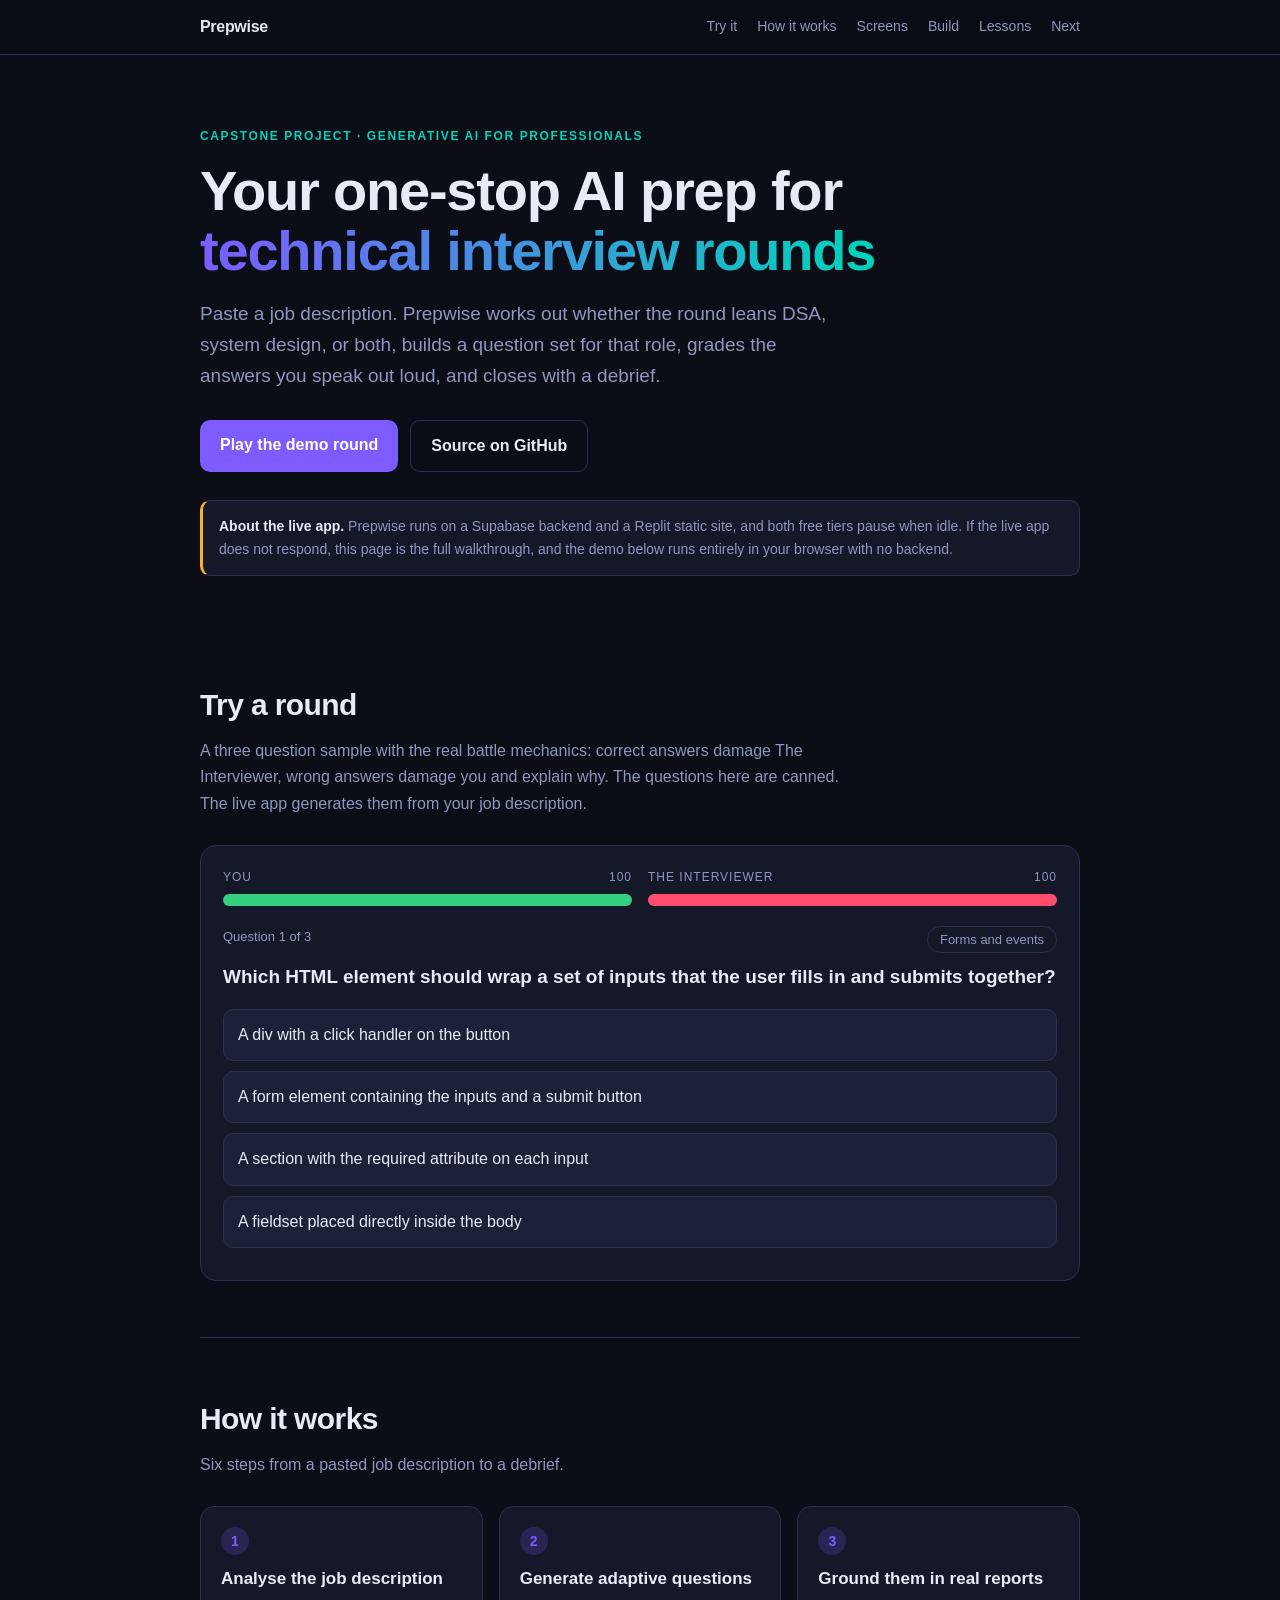
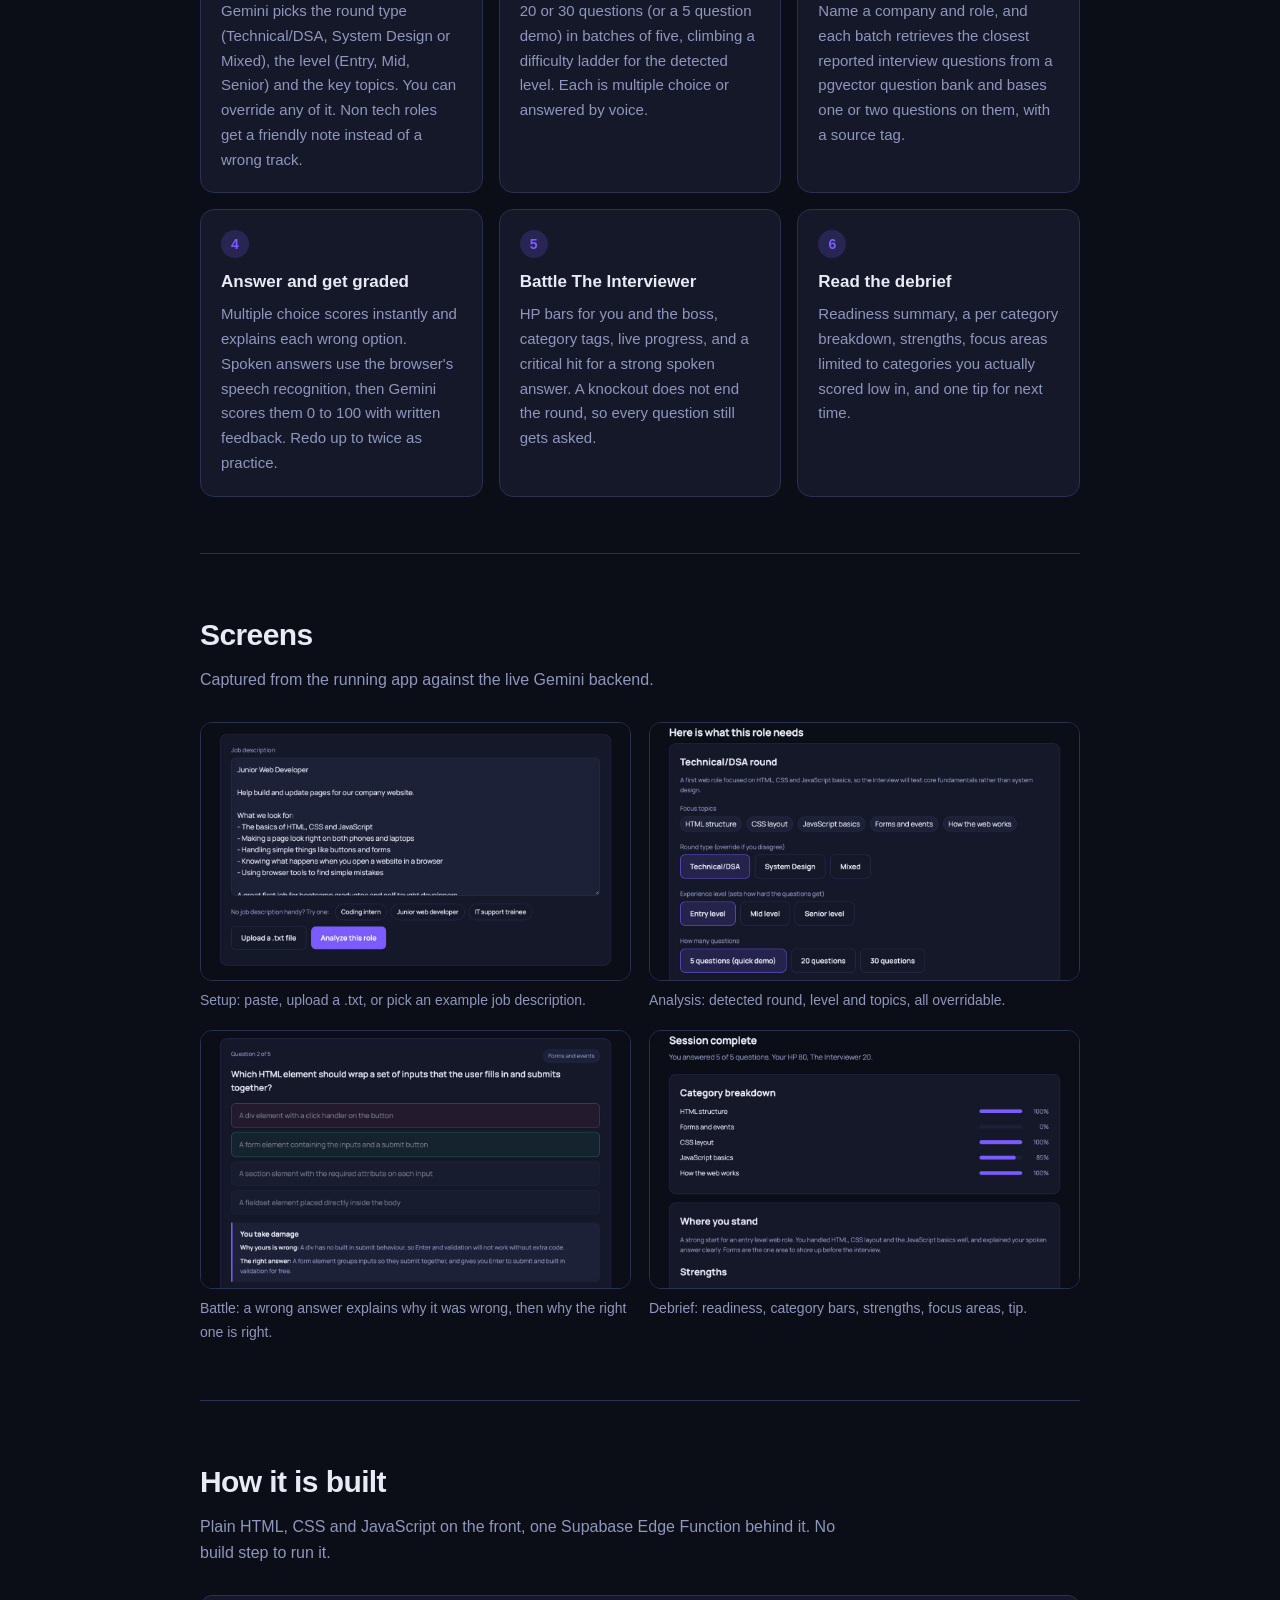
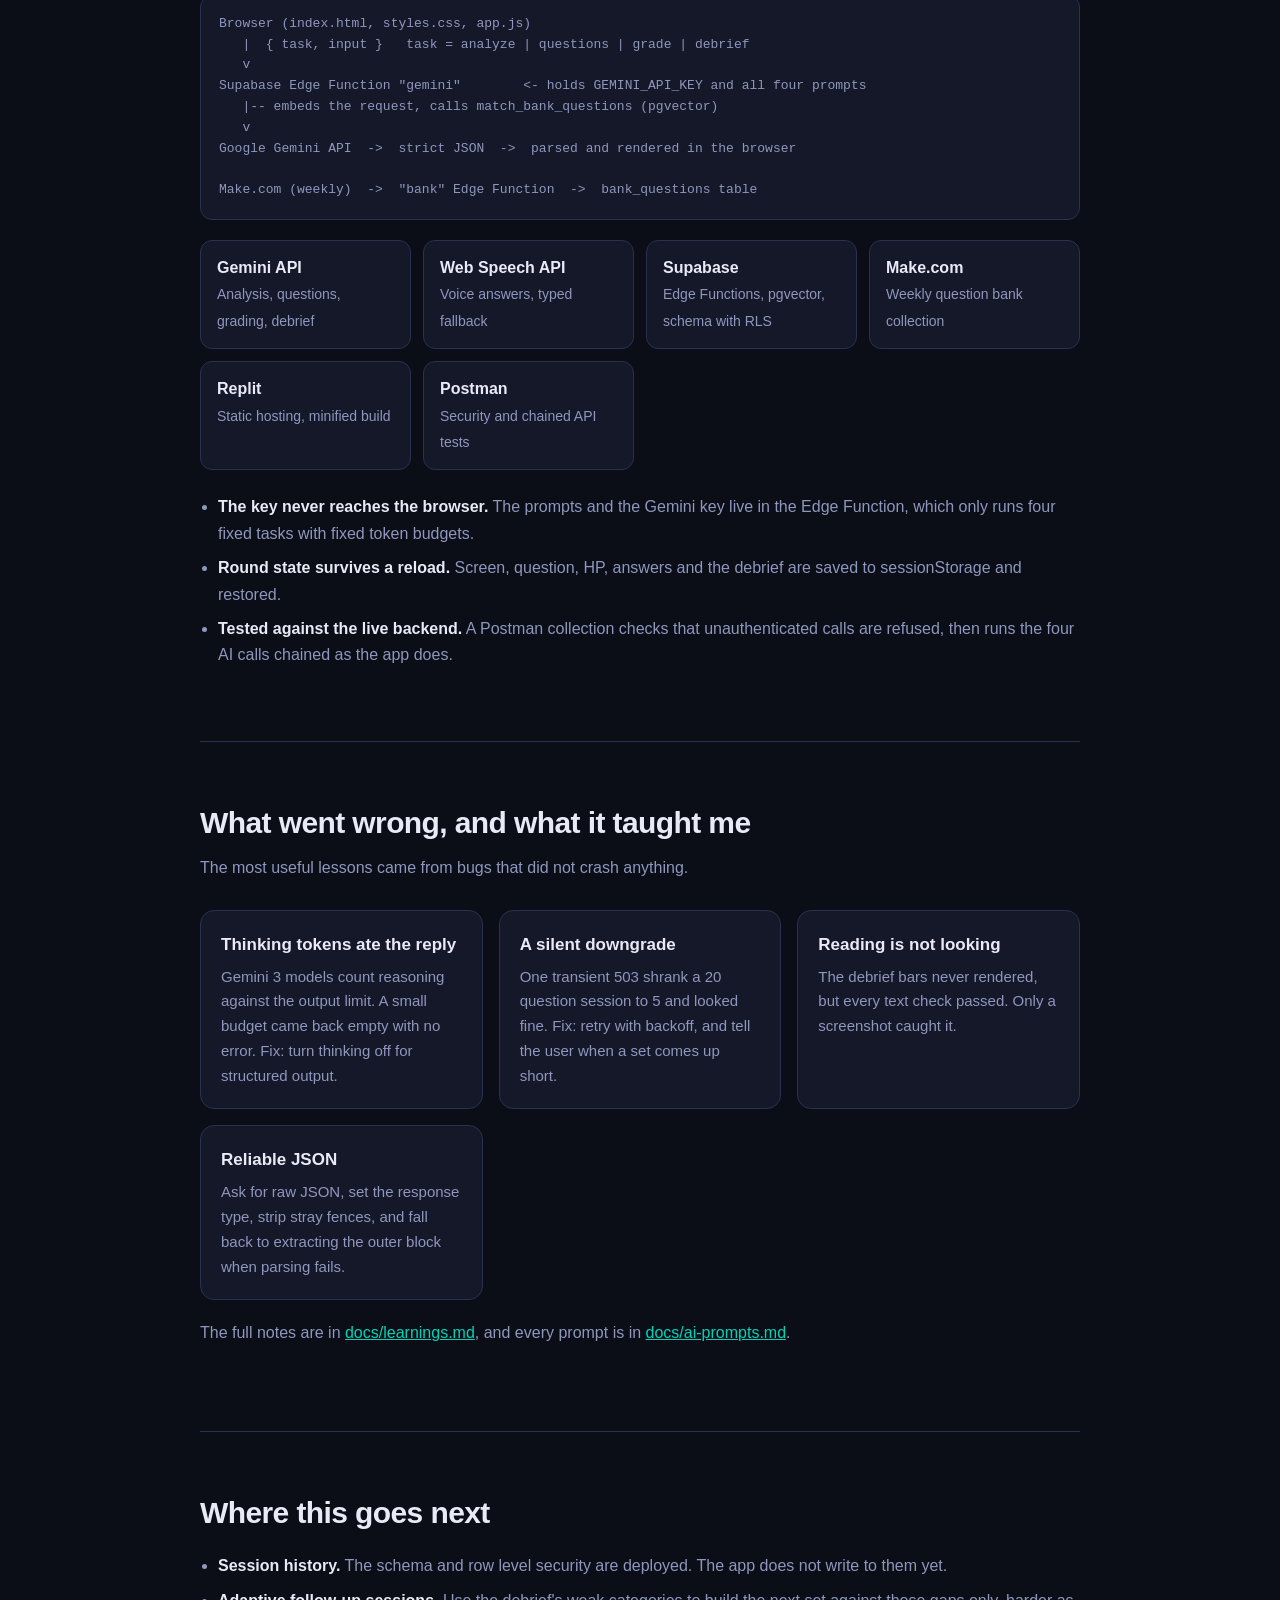
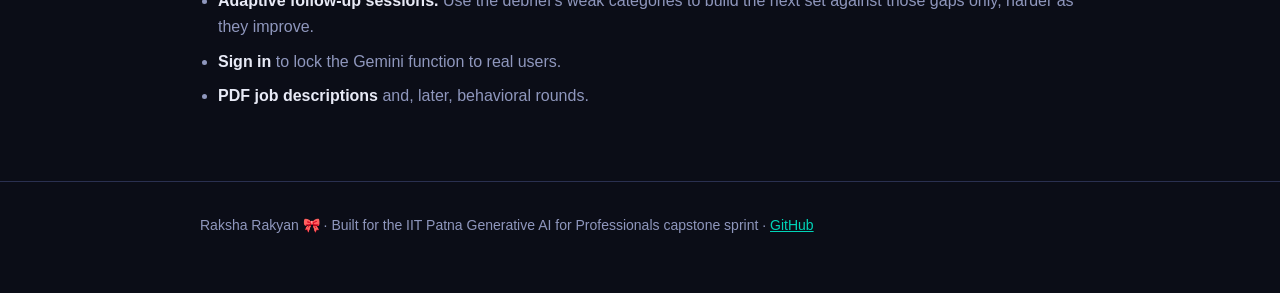
<file: docs/index.html>
<!doctype html>
<html lang="en">
<head>
<meta charset="utf-8">
<meta name="viewport" content="width=device-width, initial-scale=1">
<title>Prepwise: AI prep for technical interview rounds</title>
<meta name="description" content="Paste a job description and Prepwise builds an adaptive question set, grades your spoken answers, and closes with a debrief. Project showcase.">
<style>
:root {
  --bg: #0b0d17; --panel: #141829; --panel-2: #1c2138; --line: #2a3050;
  --text: #e8eaf6; --muted: #8f97bd; --accent: #7c5cff; --accent-2: #00d4b8;
  --danger: #ff4d6d; --ok: #35d07f;
}
* { box-sizing: border-box; }
html { scroll-behavior: smooth; }
body { margin: 0; background: var(--bg); color: var(--text); font: 16px/1.65 Manrope, ui-sans-serif, -apple-system, "Segoe UI", Roboto, sans-serif; }
a { color: var(--accent-2); }
.wrap { max-width: 920px; margin: 0 auto; padding: 0 20px; }
nav { position: sticky; top: 0; z-index: 5; background: rgba(11,13,23,.88); backdrop-filter: blur(8px); border-bottom: 1px solid var(--line); }
nav .wrap { display: flex; gap: 20px; align-items: center; height: 54px; overflow-x: auto; white-space: nowrap; }
nav b { letter-spacing: -.3px; margin-right: auto; }
nav a { color: var(--muted); text-decoration: none; font-size: 14px; }
nav a:hover { color: var(--text); }
header.hero { padding: 72px 0 48px; }
.eyebrow { font-size: 12px; letter-spacing: 1.6px; text-transform: uppercase; color: var(--accent-2); font-weight: 700; }
h1 { font-size: clamp(34px, 6vw, 56px); line-height: 1.08; letter-spacing: -1.2px; margin: 14px 0 16px; }
h1 span { background: linear-gradient(90deg, var(--accent), var(--accent-2)); -webkit-background-clip: text; background-clip: text; color: transparent; }
.lead { font-size: 19px; color: var(--muted); max-width: 640px; margin: 0 0 28px; }
.btns { display: flex; gap: 12px; flex-wrap: wrap; }
.btn { display: inline-block; padding: 12px 20px; border-radius: 10px; background: var(--accent); color: #fff; text-decoration: none; font-weight: 700; }
.btn.ghost { background: transparent; border: 1px solid var(--line); color: var(--text); }
.notice { margin-top: 28px; padding: 14px 16px; border: 1px solid var(--line); border-left: 3px solid #ffb020; border-radius: 10px; background: var(--panel); color: var(--muted); font-size: 14px; }
.notice b { color: var(--text); }
section { padding: 56px 0; border-top: 1px solid var(--line); }
h2 { font-size: 30px; letter-spacing: -.6px; margin: 0 0 8px; }
.sub { color: var(--muted); margin: 0 0 28px; max-width: 640px; }
.grid { display: grid; gap: 16px; grid-template-columns: repeat(auto-fit, minmax(250px, 1fr)); }
.card { background: var(--panel); border: 1px solid var(--line); border-radius: 14px; padding: 20px; }
.card h3 { margin: 0 0 6px; font-size: 17px; }
.card p { margin: 0; color: var(--muted); font-size: 15px; }
.num { display: inline-grid; place-items: center; width: 28px; height: 28px; border-radius: 50%; background: rgba(124,92,255,.2); color: var(--accent); font-weight: 800; font-size: 14px; margin-bottom: 10px; }
.shots { display: grid; gap: 18px; grid-template-columns: repeat(auto-fit, minmax(380px, 1fr)); }
figure { margin: 0; }
figure img { width: 100%; display: block; border-radius: 12px; border: 1px solid var(--line); }
figcaption { color: var(--muted); font-size: 14px; margin-top: 8px; }
@media (max-width: 480px) { .shots { grid-template-columns: 1fr; } }
/* demo */
.demo { background: var(--panel); border: 1px solid var(--line); border-radius: 16px; padding: 22px; }
.hp { display: grid; grid-template-columns: 1fr 1fr; gap: 16px; margin-bottom: 20px; }
.hp small { display: flex; justify-content: space-between; color: var(--muted); font-size: 12px; letter-spacing: 1px; text-transform: uppercase; margin-bottom: 6px; }
.bar { height: 12px; background: var(--panel-2); border-radius: 99px; overflow: hidden; }
.bar i { display: block; height: 100%; width: 100%; transition: width .5s; }
.bar.you i { background: var(--ok); }
.bar.boss i { background: var(--danger); }
.qmeta { display: flex; justify-content: space-between; color: var(--muted); font-size: 13px; margin-bottom: 8px; }
.pill { border: 1px solid var(--line); border-radius: 99px; padding: 2px 12px; }
.q { font-size: 19px; font-weight: 700; margin: 0 0 16px; }
.opt { display: block; width: 100%; text-align: left; background: var(--panel-2); color: var(--text); border: 1px solid var(--line); border-radius: 10px; padding: 12px 14px; margin-bottom: 10px; font: inherit; cursor: pointer; }
.opt:hover:not(:disabled) { border-color: var(--accent); }
.opt:disabled { cursor: default; }
.opt.right { border-color: var(--ok); background: rgba(53,208,127,.1); }
.opt.wrong { border-color: var(--danger); background: rgba(255,77,109,.1); }
.fb { border-left: 3px solid var(--accent); background: var(--panel-2); border-radius: 0 10px 10px 0; padding: 12px 16px; margin: 6px 0 14px; font-size: 15px; }
.fb p { margin: 4px 0; color: var(--muted); }
.fb b { color: var(--text); }
button.next { background: var(--accent); color: #fff; border: 0; border-radius: 10px; padding: 11px 20px; font: inherit; font-weight: 700; cursor: pointer; }
.final h3 { margin: 0 0 6px; font-size: 22px; }
.final p { color: var(--muted); margin: 0 0 14px; }
ul.clean { padding-left: 18px; color: var(--muted); }
ul.clean li { margin-bottom: 8px; }
ul.clean b { color: var(--text); }
.stack { display: grid; gap: 12px; grid-template-columns: repeat(auto-fit, minmax(210px, 1fr)); }
.stack div { background: var(--panel); border: 1px solid var(--line); border-radius: 12px; padding: 14px 16px; }
.stack b { display: block; }
.stack span { color: var(--muted); font-size: 14px; }
pre { background: var(--panel); border: 1px solid var(--line); border-radius: 12px; padding: 18px; overflow-x: auto; font-size: 13px; line-height: 1.6; color: var(--muted); }
footer { border-top: 1px solid var(--line); padding: 32px 0 56px; color: var(--muted); font-size: 14px; }
</style>
</head>
<body>
<nav><div class="wrap">
  <b>Prepwise</b>
  <a href="#demo">Try it</a><a href="#how">How it works</a><a href="#screens">Screens</a><a href="#build">Build</a><a href="#learned">Lessons</a><a href="#next">Next</a>
</div></nav>

<div class="wrap">
<header class="hero">
  <div class="eyebrow">Capstone project · Generative AI for Professionals</div>
  <h1>Your one-stop AI prep for <span>technical interview rounds</span></h1>
  <p class="lead">Paste a job description. Prepwise works out whether the round leans DSA, system design, or both, builds a question set for that role, grades the answers you speak out loud, and closes with a debrief.</p>
  <div class="btns">
    <a class="btn" href="#demo">Play the demo round</a>
    <a class="btn ghost" href="https://github.com/raksharakyan/prepwise">Source on GitHub</a>
  </div>
  <div class="notice"><b>About the live app.</b> Prepwise runs on a Supabase backend and a Replit static site, and both free tiers pause when idle. If the live app does not respond, this page is the full walkthrough, and the demo below runs entirely in your browser with no backend.</div>
</header>
</div>

<div class="wrap"><section id="demo" style="border-top:0">
  <h2>Try a round</h2>
  <p class="sub">A three question sample with the real battle mechanics: correct answers damage The Interviewer, wrong answers damage you and explain why. The questions here are canned. The live app generates them from your job description.</p>
  <div class="demo" id="demo-box" aria-live="polite"></div>
</section></div>

<div class="wrap"><section id="how">
  <h2>How it works</h2>
  <p class="sub">Six steps from a pasted job description to a debrief.</p>
  <div class="grid">
    <div class="card"><span class="num">1</span><h3>Analyse the job description</h3><p>Gemini picks the round type (Technical/DSA, System Design or Mixed), the level (Entry, Mid, Senior) and the key topics. You can override any of it. Non tech roles get a friendly note instead of a wrong track.</p></div>
    <div class="card"><span class="num">2</span><h3>Generate adaptive questions</h3><p>20 or 30 questions (or a 5 question demo) in batches of five, climbing a difficulty ladder for the detected level. Each is multiple choice or answered by voice.</p></div>
    <div class="card"><span class="num">3</span><h3>Ground them in real reports</h3><p>Name a company and role, and each batch retrieves the closest reported interview questions from a pgvector question bank and bases one or two questions on them, with a source tag.</p></div>
    <div class="card"><span class="num">4</span><h3>Answer and get graded</h3><p>Multiple choice scores instantly and explains each wrong option. Spoken answers use the browser's speech recognition, then Gemini scores them 0 to 100 with written feedback. Redo up to twice as practice.</p></div>
    <div class="card"><span class="num">5</span><h3>Battle The Interviewer</h3><p>HP bars for you and the boss, category tags, live progress, and a critical hit for a strong spoken answer. A knockout does not end the round, so every question still gets asked.</p></div>
    <div class="card"><span class="num">6</span><h3>Read the debrief</h3><p>Readiness summary, a per category breakdown, strengths, focus areas limited to categories you actually scored low in, and one tip for next time.</p></div>
  </div>
</section></div>

<div class="wrap"><section id="screens">
  <h2>Screens</h2>
  <p class="sub">Captured from the running app against the live Gemini backend.</p>
  <div class="shots">
    <figure><img src="site-img/setup.jpg" alt="Setup screen where a job description is pasted" loading="lazy"><figcaption>Setup: paste, upload a .txt, or pick an example job description.</figcaption></figure>
    <figure><img src="site-img/analysis.jpg" alt="Analysis screen showing detected round type, level and topics" loading="lazy"><figcaption>Analysis: detected round, level and topics, all overridable.</figcaption></figure>
    <figure><img src="site-img/battle.jpg" alt="Battle screen after a wrong answer, with an explanation" loading="lazy"><figcaption>Battle: a wrong answer explains why it was wrong, then why the right one is right.</figcaption></figure>
    <figure><img src="site-img/debrief.jpg" alt="Debrief screen with category breakdown" loading="lazy"><figcaption>Debrief: readiness, category bars, strengths, focus areas, tip.</figcaption></figure>
  </div>
</section></div>

<div class="wrap"><section id="build">
  <h2>How it is built</h2>
  <p class="sub">Plain HTML, CSS and JavaScript on the front, one Supabase Edge Function behind it. No build step to run it.</p>
  <pre>Browser (index.html, styles.css, app.js)
   |  { task, input }   task = analyze | questions | grade | debrief
   v
Supabase Edge Function "gemini"        &lt;- holds GEMINI_API_KEY and all four prompts
   |-- embeds the request, calls match_bank_questions (pgvector)
   v
Google Gemini API  -&gt;  strict JSON  -&gt;  parsed and rendered in the browser

Make.com (weekly)  -&gt;  "bank" Edge Function  -&gt;  bank_questions table</pre>
  <div class="stack" style="margin-top:20px">
    <div><b>Gemini API</b><span>Analysis, questions, grading, debrief</span></div>
    <div><b>Web Speech API</b><span>Voice answers, typed fallback</span></div>
    <div><b>Supabase</b><span>Edge Functions, pgvector, schema with RLS</span></div>
    <div><b>Make.com</b><span>Weekly question bank collection</span></div>
    <div><b>Replit</b><span>Static hosting, minified build</span></div>
    <div><b>Postman</b><span>Security and chained API tests</span></div>
  </div>
  <ul class="clean" style="margin-top:24px">
    <li><b>The key never reaches the browser.</b> The prompts and the Gemini key live in the Edge Function, which only runs four fixed tasks with fixed token budgets.</li>
    <li><b>Round state survives a reload.</b> Screen, question, HP, answers and the debrief are saved to sessionStorage and restored.</li>
    <li><b>Tested against the live backend.</b> A Postman collection checks that unauthenticated calls are refused, then runs the four AI calls chained as the app does.</li>
  </ul>
</section></div>

<div class="wrap"><section id="learned">
  <h2>What went wrong, and what it taught me</h2>
  <p class="sub">The most useful lessons came from bugs that did not crash anything.</p>
  <div class="grid">
    <div class="card"><h3>Thinking tokens ate the reply</h3><p>Gemini 3 models count reasoning against the output limit. A small budget came back empty with no error. Fix: turn thinking off for structured output.</p></div>
    <div class="card"><h3>A silent downgrade</h3><p>One transient 503 shrank a 20 question session to 5 and looked fine. Fix: retry with backoff, and tell the user when a set comes up short.</p></div>
    <div class="card"><h3>Reading is not looking</h3><p>The debrief bars never rendered, but every text check passed. Only a screenshot caught it.</p></div>
    <div class="card"><h3>Reliable JSON</h3><p>Ask for raw JSON, set the response type, strip stray fences, and fall back to extracting the outer block when parsing fails.</p></div>
  </div>
  <p class="sub" style="margin-top:20px">The full notes are in <a href="https://github.com/raksharakyan/prepwise/blob/main/docs/learnings.md">docs/learnings.md</a>, and every prompt is in <a href="https://github.com/raksharakyan/prepwise/blob/main/docs/ai-prompts.md">docs/ai-prompts.md</a>.</p>
</section></div>

<div class="wrap"><section id="next">
  <h2>Where this goes next</h2>
  <ul class="clean">
    <li><b>Session history.</b> The schema and row level security are deployed. The app does not write to them yet.</li>
    <li><b>Adaptive follow-up sessions.</b> Use the debrief's weak categories to build the next set against those gaps only, harder as they improve.</li>
    <li><b>Sign in</b> to lock the Gemini function to real users.</li>
    <li><b>PDF job descriptions</b> and, later, behavioral rounds.</li>
  </ul>
</section></div>

<footer><div class="wrap">Raksha Rakyan 🎀 · Built for the IIT Patna Generative AI for Professionals capstone sprint · <a href="https://github.com/raksharakyan/prepwise">GitHub</a></div></footer>

<script>
(function () {
  var QS = [
    { cat: "Forms and events", q: "Which HTML element should wrap a set of inputs that the user fills in and submits together?",
      o: ["A div with a click handler on the button", "A form element containing the inputs and a submit button", "A section with the required attribute on each input", "A fieldset placed directly inside the body"], a: 1,
      n: ["A div has no built in submit behaviour, so Enter and validation will not work without extra code.", "A form groups inputs so they submit together and gives you Enter to submit and built in validation.", "required works on inputs, but a section does not submit anything.", "A fieldset only groups controls visually and does not submit them."] },
    { cat: "Data structures", q: "You need to check whether an item was already seen, in constant average time. Which structure fits?",
      o: ["A sorted array with binary search", "A linked list", "A hash set", "A stack"], a: 2,
      n: ["Binary search is O(log n) and keeping the array sorted costs more on insert.", "Searching a linked list is O(n).", "A hash set gives O(1) average inserts and lookups.", "A stack only exposes its top item, so it cannot answer membership."] },
    { cat: "System design", q: "Reads on your service are 100 times the writes and the data rarely changes. What is the first scaling move?",
      o: ["Shard the primary database by user id", "Add a cache in front of the database", "Move everything to a message queue", "Rewrite the service in a faster language"], a: 1,
      n: ["Sharding adds heavy complexity and mostly helps write scale.", "A cache absorbs repeated reads cheaply, which is exactly this workload.", "A queue helps decouple writes, not speed up reads.", "Language speed is rarely the bottleneck for a read heavy, rarely changing workload."] }
  ];
  var box = document.getElementById("demo-box"), i, you, boss, step = 100 / QS.length;
  function start() { i = 0; you = 100; boss = 100; render(); }
  function hp() {
    return '<div class="hp"><div><small><span>You</span><span>' + Math.round(you) + '</span></small><div class="bar you"><i style="width:' + you + '%"></i></div></div>' +
      '<div><small><span>The Interviewer</span><span>' + Math.round(boss) + '</span></small><div class="bar boss"><i style="width:' + boss + '%"></i></div></div></div>';
  }
  function render() {
    if (i >= QS.length) {
      var won = boss <= you;
      box.innerHTML = hp() + '<div class="final"><h3>' + (won ? "The Interviewer is down" : "The Interviewer wins this round") + '</h3><p>' +
        (won ? "Nice. In the real app a debrief now breaks this down by category." : "Close. The real app would now point you at the categories to work on.") + '</p><button class="next" id="again">Play again</button></div>';
      document.getElementById("again").onclick = start; return;
    }
    var q = QS[i];
    box.innerHTML = hp() + '<div class="qmeta"><span>Question ' + (i + 1) + ' of ' + QS.length + '</span><span class="pill">' + q.cat + '</span></div><p class="q">' + q.q + '</p>' +
      q.o.map(function (t, k) { return '<button class="opt" data-k="' + k + '">' + t + '</button>'; }).join("") + '<div id="fb"></div>';
    box.querySelectorAll(".opt").forEach(function (b) { b.onclick = function () { pick(+b.dataset.k); }; });
  }
  function pick(k) {
    var q = QS[i], ok = k === q.a;
    if (ok) boss = Math.max(0, boss - step); else you = Math.max(0, you - step);
    box.querySelectorAll(".opt").forEach(function (b, j) {
      b.disabled = true;
      if (j === q.a) b.classList.add("right"); else if (j === k) b.classList.add("wrong");
    });
    box.querySelector(".hp").outerHTML = hp();
    document.getElementById("fb").innerHTML = '<div class="fb"><b>' + (ok ? "Hit! The Interviewer takes damage" : "You take damage") + '</b>' +
      (ok ? "" : "<p><b>Why yours is wrong:</b> " + q.n[k] + "</p>") + "<p><b>The right answer:</b> " + q.n[q.a] + '</p></div><button class="next" id="nx">' + (i === QS.length - 1 ? "See result" : "Next question") + "</button>";
    document.getElementById("nx").onclick = function () { i++; render(); };
  }
  start();
})();
</script>
</body>
</html>
</file>
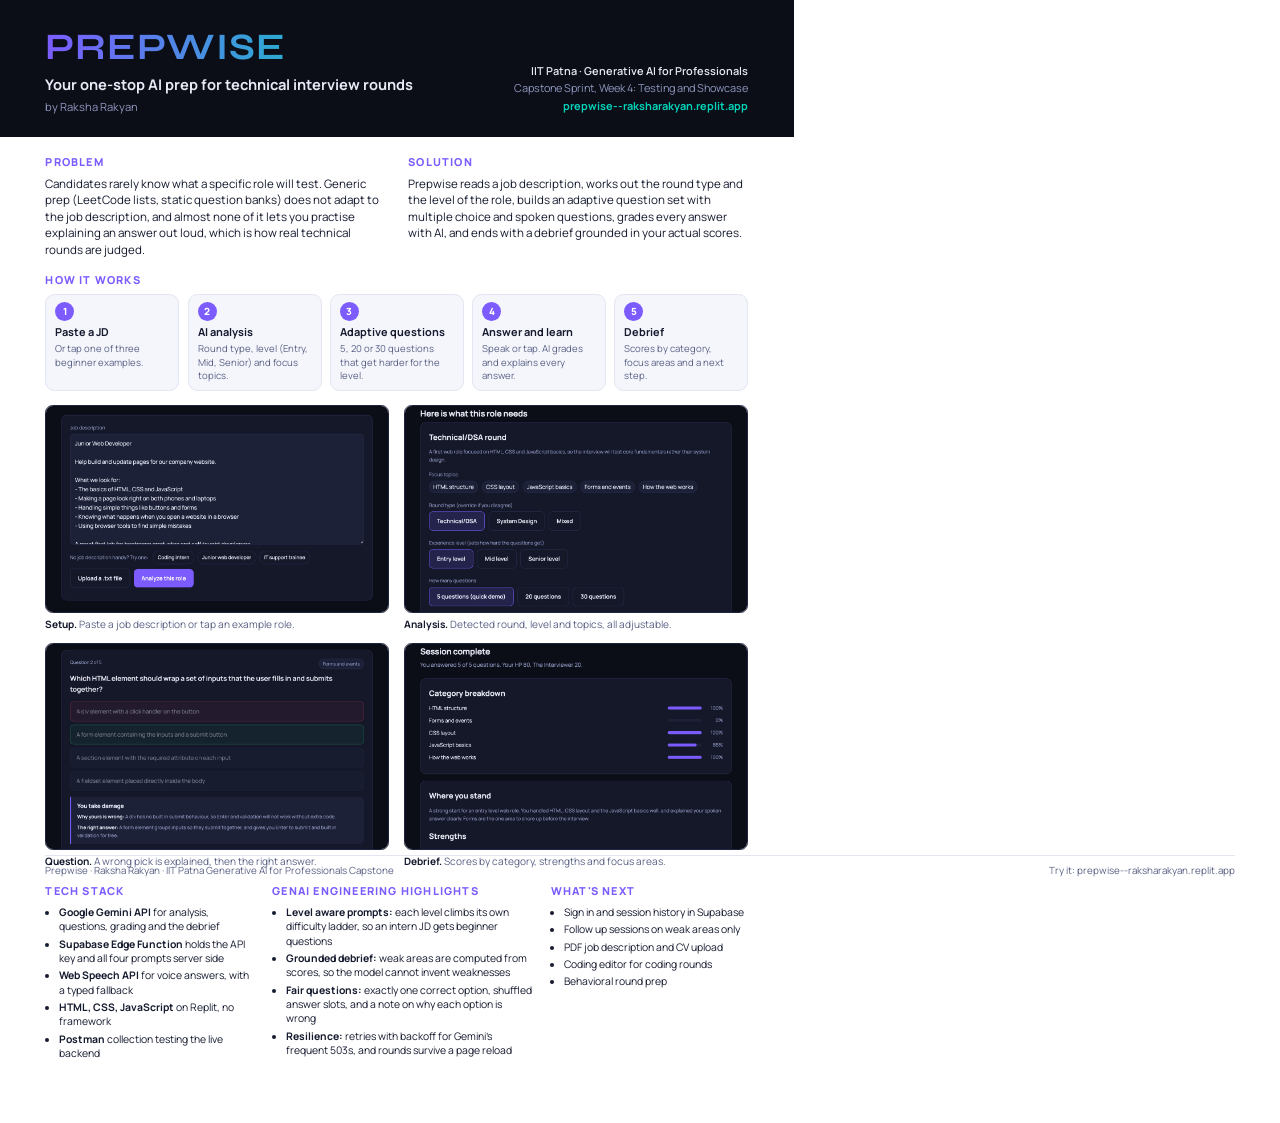
<file: docs/prepwise-onepager.html>
<!DOCTYPE html>
<html lang="en">
<head>
<meta charset="utf-8">
<title>Prepwise One Pager</title>
<!-- Source for docs/Prepwise_OnePager.pdf. Print to PDF with headless Chrome:
     Google Chrome --headless=new --no-pdf-header-footer --print-to-pdf=docs/Prepwise_OnePager.pdf docs/prepwise-onepager.html -->
<link rel="stylesheet" href="https://fonts.googleapis.com/css2?family=Syne:wght@700;800&family=Manrope:wght@400;500;600;700;800&display=swap">
<style>
  @page { size: A4; margin: 0; }
  :root {
    --ink: #151a2e; --muted: #5a6285; --line: #e3e6f2; --soft: #f5f6fc;
    --accent: #7c5cff; --accent-2: #00b89f; --dark: #0b0d17;
  }
  * { box-sizing: border-box; }
  html, body { margin: 0; }
  body {
    width: 210mm; height: 297mm; overflow: hidden;
    font: 8.7pt/1.42 Manrope, sans-serif; color: var(--ink); background: #fff;
    -webkit-print-color-adjust: exact; print-color-adjust: exact;
  }

  header {
    background: var(--dark); color: #e8eaf6; padding: 7.5mm 12mm 6mm;
    display: flex; justify-content: space-between; align-items: flex-end; gap: 8mm;
  }
  .brand {
    font: 700 28pt/1 Syne, sans-serif; letter-spacing: 1px; margin: 0;
    background: linear-gradient(90deg, #7c5cff, #00d4b8);
    -webkit-background-clip: text; background-clip: text; color: transparent;
  }
  .tagline { font-size: 11pt; font-weight: 700; margin: 2.2mm 0 1mm; }
  .by { font-size: 8.4pt; color: #8f97bd; }
  .meta { text-align: right; font-size: 8.2pt; color: #8f97bd; line-height: 1.6; }
  .meta b { color: #e8eaf6; font-weight: 600; }
  .meta .link { color: #00d4b8; font-weight: 700; text-decoration: none; }
  /* Manrope's contextual alternates draw the double hyphen in the URL as one
     long dash, which would send anyone typing it to the wrong address. */
  a { font-feature-settings: "calt" 0, "liga" 0; font-variant-ligatures: none; }
  footer a { color: inherit; text-decoration: none; }

  main { padding: 4.5mm 12mm 0; }
  h2 {
    font-size: 8.2pt; font-weight: 800; letter-spacing: 1.2px; text-transform: uppercase;
    color: var(--accent); margin: 0 0 1.6mm;
  }
  p { margin: 0; }

  .ps { display: grid; grid-template-columns: 1fr 1fr; gap: 6mm; margin-bottom: 3.8mm; }

  .steps { display: grid; grid-template-columns: repeat(5, 1fr); gap: 2.2mm; margin-bottom: 3.8mm; }
  .step { background: var(--soft); border: 1px solid var(--line); border-radius: 2.5mm; padding: 2mm 2.4mm; }
  .step .n {
    display: inline-block; width: 5mm; height: 5mm; border-radius: 50%; background: var(--accent);
    color: #fff; font-size: 7.4pt; font-weight: 800; text-align: center; line-height: 5mm; margin-bottom: .8mm;
  }
  .step b { display: block; font-size: 8.2pt; margin-bottom: .6mm; }
  .step span { font-size: 7.2pt; color: var(--muted); line-height: 1.4; display: block; }

  .shots { display: grid; grid-template-columns: 1fr 1fr; gap: 3mm 4mm; margin-bottom: 3.8mm; }
  figure { margin: 0; }
  figure img {
    width: 100%; display: block; border-radius: 2mm; border: 1px solid #1f2440;
  }
  figcaption { font-size: 7.6pt; color: var(--muted); margin-top: 1.2mm; }
  figcaption b { color: var(--ink); }

  .cols { display: grid; grid-template-columns: 1fr 1.25fr 0.95fr; gap: 5mm; }
  ul { margin: 0; padding-left: 3.6mm; }
  li { margin-bottom: .8mm; font-size: 7.8pt; line-height: 1.38; }
  li b { font-weight: 700; }

  footer {
    position: absolute; left: 12mm; right: 12mm; bottom: 6mm;
    border-top: 1px solid var(--line); padding-top: 2mm;
    display: flex; justify-content: space-between; font-size: 7.4pt; color: var(--muted);
  }
</style>
</head>
<body>

<header>
  <div>
    <h1 class="brand">PREPWISE</h1>
    <div class="tagline">Your one-stop AI prep for technical interview rounds</div>
    <div class="by">by Raksha Rakyan</div>
  </div>
  <div class="meta">
    <b>IIT Patna · Generative AI for Professionals</b><br>
    Capstone Sprint, Week 4: Testing and Showcase<br>
    <a class="link" href="https://prepwise--raksharakyan.replit.app">prepwise--raksharakyan.replit.app</a>
  </div>
</header>

<main>
  <div class="ps">
    <section>
      <h2>Problem</h2>
      <p>Candidates rarely know what a specific role will test. Generic prep (LeetCode lists, static question banks) does not adapt to the job description, and almost none of it lets you practise explaining an answer out loud, which is how real technical rounds are judged.</p>
    </section>
    <section>
      <h2>Solution</h2>
      <p>Prepwise reads a job description, works out the round type and the level of the role, builds an adaptive question set with multiple choice and spoken questions, grades every answer with AI, and ends with a debrief grounded in your actual scores.</p>
    </section>
  </div>

  <h2>How it works</h2>
  <div class="steps">
    <div class="step"><span class="n">1</span><b>Paste a JD</b><span>Or tap one of three beginner examples.</span></div>
    <div class="step"><span class="n">2</span><b>AI analysis</b><span>Round type, level (Entry, Mid, Senior) and focus topics.</span></div>
    <div class="step"><span class="n">3</span><b>Adaptive questions</b><span>5, 20 or 30 questions that get harder for the level.</span></div>
    <div class="step"><span class="n">4</span><b>Answer and learn</b><span>Speak or tap. AI grades and explains every answer.</span></div>
    <div class="step"><span class="n">5</span><b>Debrief</b><span>Scores by category, focus areas and a next step.</span></div>
  </div>

  <div class="shots">
    <figure>
      <img src="../assets/onepager/setup.jpg" alt="Setup screen">
      <figcaption><b>Setup.</b> Paste a job description or tap an example role.</figcaption>
    </figure>
    <figure>
      <img src="../assets/onepager/analysis.jpg" alt="Analysis screen">
      <figcaption><b>Analysis.</b> Detected round, level and topics, all adjustable.</figcaption>
    </figure>
    <figure>
      <img src="../assets/onepager/battle.jpg" alt="Question screen">
      <figcaption><b>Question.</b> A wrong pick is explained, then the right answer.</figcaption>
    </figure>
    <figure>
      <img src="../assets/onepager/debrief.jpg" alt="Debrief screen">
      <figcaption><b>Debrief.</b> Scores by category, strengths and focus areas.</figcaption>
    </figure>
  </div>

  <div class="cols">
    <section>
      <h2>Tech stack</h2>
      <ul>
        <li><b>Google Gemini API</b> for analysis, questions, grading and the debrief</li>
        <li><b>Supabase Edge Function</b> holds the API key and all four prompts server side</li>
        <li><b>Web Speech API</b> for voice answers, with a typed fallback</li>
        <li><b>HTML, CSS, JavaScript</b> on Replit, no framework</li>
        <li><b>Postman</b> collection testing the live backend</li>
      </ul>
    </section>
    <section>
      <h2>GenAI engineering highlights</h2>
      <ul>
        <li><b>Level aware prompts:</b> each level climbs its own difficulty ladder, so an intern JD gets beginner questions</li>
        <li><b>Grounded debrief:</b> weak areas are computed from scores, so the model cannot invent weaknesses</li>
        <li><b>Fair questions:</b> exactly one correct option, shuffled answer slots, and a note on why each option is wrong</li>
        <li><b>Resilience:</b> retries with backoff for Gemini's frequent 503s, and rounds survive a page reload</li>
      </ul>
    </section>
    <section>
      <h2>What's next</h2>
      <ul>
        <li>Sign in and session history in Supabase</li>
        <li>Follow up sessions on weak areas only</li>
        <li>PDF job description and CV upload</li>
        <li>Coding editor for coding rounds</li>
        <li>Behavioral round prep</li>
      </ul>
    </section>
  </div>
</main>

<footer>
  <span>Prepwise · Raksha Rakyan · IIT Patna Generative AI for Professionals Capstone</span>
  <span>Try it: <a href="https://prepwise--raksharakyan.replit.app">prepwise--raksharakyan.replit.app</a></span>
</footer>

</body>
</html>
</file>
